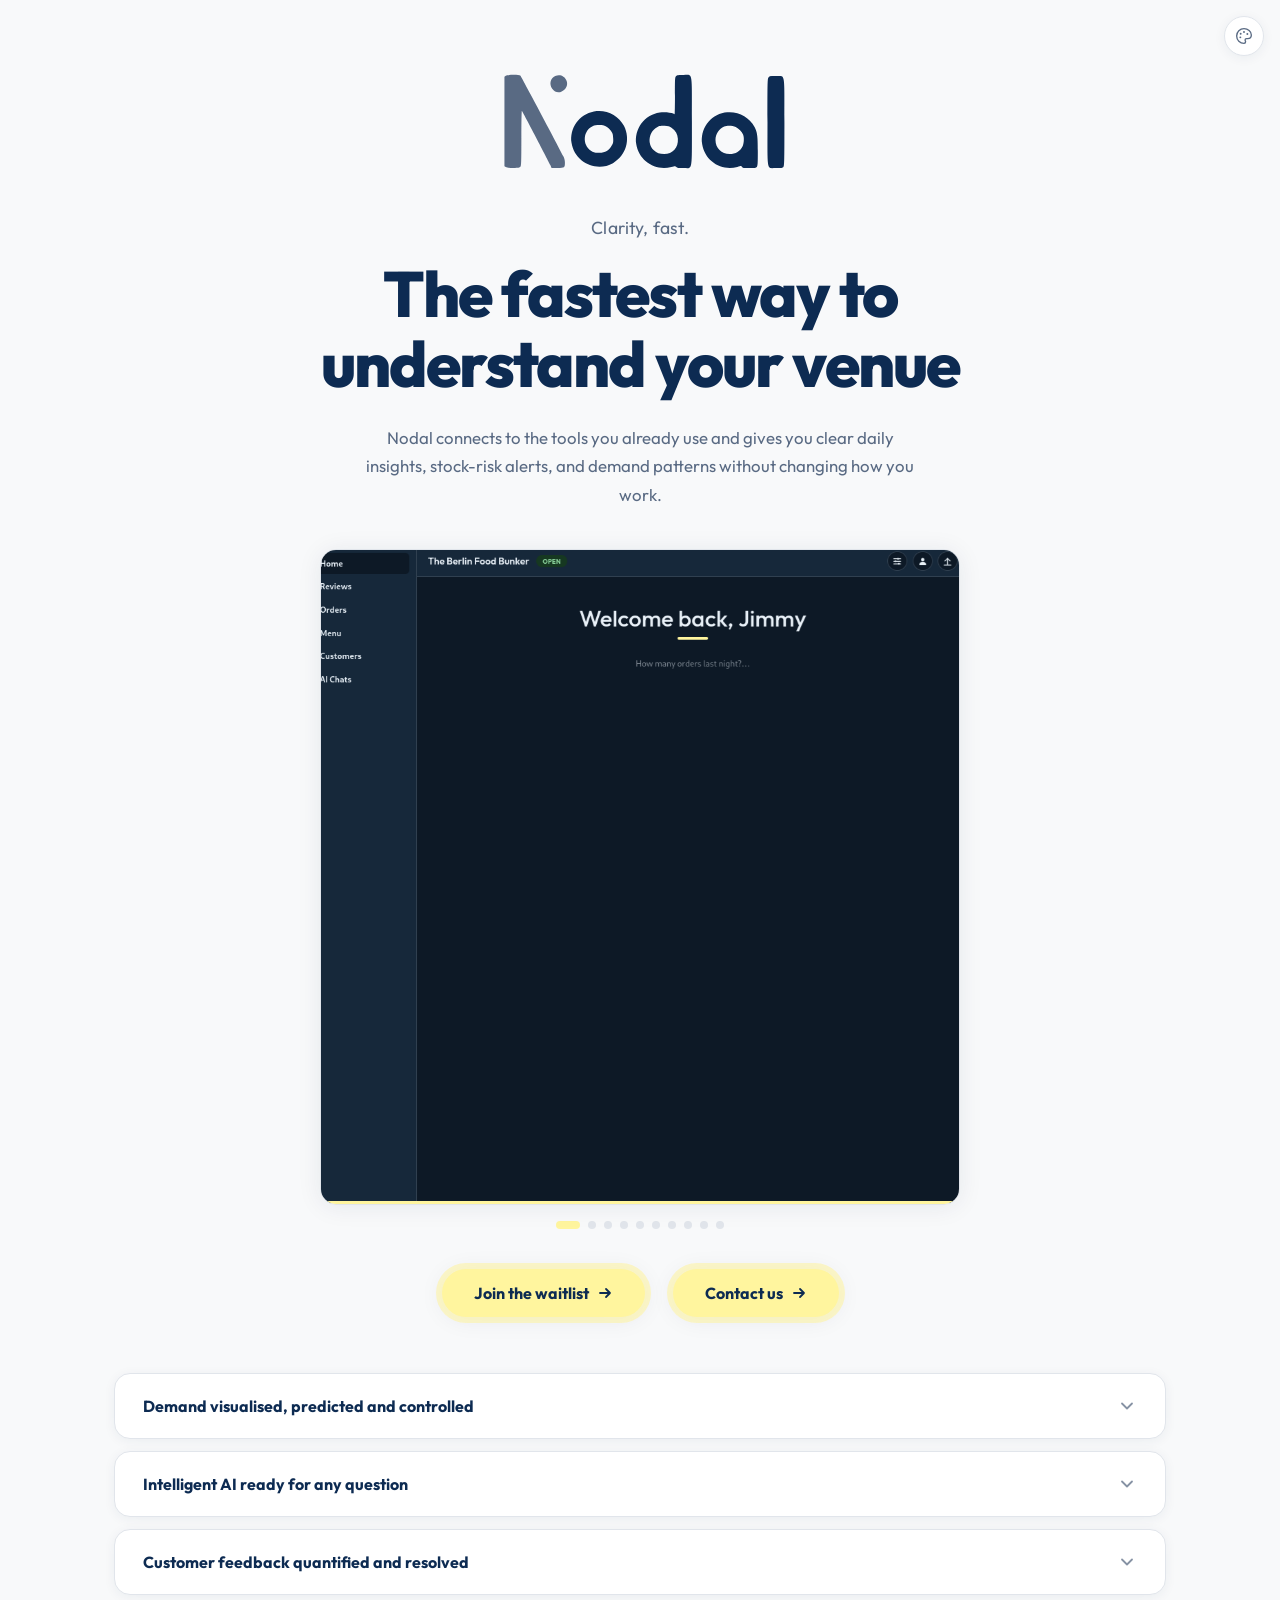
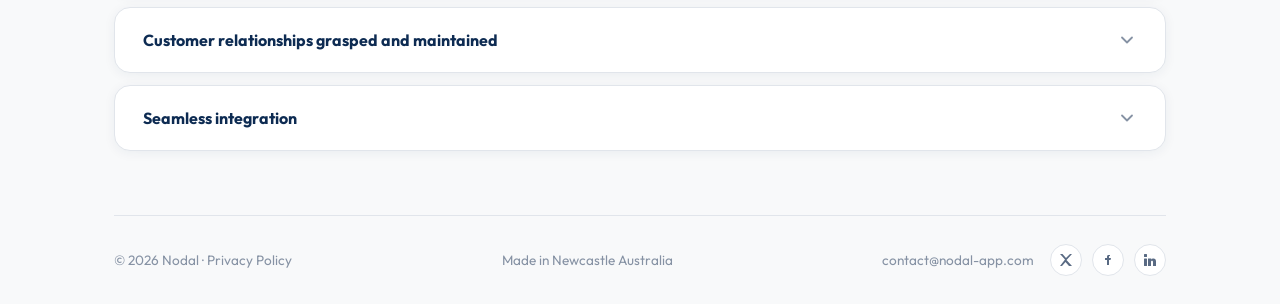
<file: index.html>
<!DOCTYPE html>
<html lang="en">
<head>
  <meta charset="UTF-8" />
  <meta name="viewport" content="width=device-width, initial-scale=1.0" />
  <title>Nodal - Clarity, fast.</title>
  <link rel="icon" href="nodal.ico" type="image/x-icon" />
  <link rel="preconnect" href="https://fonts.googleapis.com" />
  <link rel="preconnect" href="https://fonts.gstatic.com" crossorigin />
  <link href="https://fonts.googleapis.com/css2?family=Outfit:wght@400;500;600;700;800&display=swap" rel="stylesheet" />
  <!-- Brand palette + theme picker, shared with the app. Blocking on purpose:
       it applies a saved theme before the first paint. -->
  <link rel="stylesheet" href="theme.css" />
  <script src="theme.js"></script>
  <style>
    *, *::before, *::after {
      box-sizing: border-box;
      margin: 0;
      padding: 0;
    }

    body {
      font-family: 'Outfit', -apple-system, BlinkMacSystemFont, "Segoe UI", Roboto, Helvetica, Arial, sans-serif;
      background-color: var(--bg);
      color: var(--text);
      min-height: 100vh;
      -webkit-font-smoothing: antialiased;
    }

    /* ── Layout ── */
    .page {
      max-width: 1100px;
      margin: 0 auto;
      padding: 0 24px;
    }

    /* ── Hero ── */
    .hero {
      text-align: center;
      padding: 64px 0 56px;
    }
    
    .logo {
      display: block;
      width: 381px;
      max-width: 100%;
      margin: 0 auto 8px;
    }

    .tagline {
      font-size: 1.1rem;
      font-weight: 400;
      color: var(--muted);
      margin-bottom: 20px;
      letter-spacing: 0.01em;
    }

    .hero-headline {
      font-size: clamp(2.4rem, 6vw, 4rem);
      font-weight: 800;
      line-height: 1.1;
      letter-spacing: -0.03em;
      color: var(--text);
      max-width: 700px;
      margin: 0 auto 24px;
    }

    .hero-sub {
      font-size: 1.05rem;
      line-height: 1.7;
      color: var(--muted);
      max-width: 560px;
      margin: 0 auto 40px;
    }

    /* The hero's two yellow CTAs, matching the app's "New chat" button: brand
       accent behind fixed navy text, a pairing that holds ~13:1 in every theme
       (no preset overrides --brand-accent). */
    .cta-row {
      display: flex;
      justify-content: center;
      align-items: center;
      flex-wrap: wrap;
      /* Wide enough that the buttons' 10px hover glow rings don't touch. */
      gap: 28px;
    }

    .cta-btn {
      display: inline-flex;
      align-items: center;
      gap: 8px;
      background: var(--brand-accent);
      color: var(--brand-ink);
      font-family: inherit;
      font-size: 1rem;
      font-weight: 700;
      padding: 14px 32px;
      border-radius: 100px;
      border: none;
      cursor: pointer;
      text-decoration: none;
      box-shadow:
        0 0 0 6px var(--brand-glow),
        var(--shadow-md);
      transition: background 0.15s, box-shadow 0.2s, transform 0.15s;
    }

    .cta-btn:hover {
      background: var(--brand-accent-hover);
      box-shadow:
        0 0 0 10px var(--brand-glow),
        var(--shadow-md);
      transform: translateY(-1px);
    }

    /* ── Screenshot slideshow ──
       Sits in the hero between the pitch and the CTA. The frame holds its aspect
       ratio (all screenshots are the same 925x947) so nothing on the page shifts
       while the images load or the slide changes. */
    .shots {
      position: relative;
      max-width: 640px;
      margin: 0 auto 40px;
    }

    .shots-frame {
      position: relative;
      aspect-ratio: 925 / 947;
      border-radius: 16px;
      border: 1px solid var(--border);
      background: var(--panel);
      box-shadow: var(--shadow-md);
      overflow: hidden;
    }

    /* Every slide is stacked in the same box; the one carrying .active is the
       visible one. Slides come in from the side they're travelling from and
       settle to centre, so the direction of travel is legible rather than just a
       dissolve. The script writes the off-centre transform per slide (it's the
       only place that knows which way the deck just moved); .active clears it. */
    .shot {
      position: absolute;
      inset: 0;
      width: 100%;
      height: 100%;
      object-fit: cover;
      object-position: top center;
      opacity: 0;
      transform: scale(1.05);
      /* Decelerating ease: quick off the mark, gentle arrival. */
      transition: opacity 0.5s cubic-bezier(0.22, 0.61, 0.36, 1),
                  transform 0.55s cubic-bezier(0.22, 0.61, 0.36, 1);
      will-change: opacity, transform;
    }

    .shot.active {
      opacity: 1;
      transform: none;
      z-index: 1;
    }

    /* Timer readout: fills across the foot of the frame over one slide's life,
       so the 2.5s is something you can see coming rather than a surprise. */
    .shots-progress {
      position: absolute;
      left: 0;
      right: 0;
      bottom: 0;
      height: 3px;
      z-index: 2;
      background: color-mix(in srgb, var(--brand-accent) 18%, transparent);
      transform-origin: left center;
      overflow: hidden;
    }

    .shots-progress i {
      display: block;
      height: 100%;
      background: var(--brand-accent);
      transform: scaleX(0);
      transform-origin: left center;
    }

    .shots-progress.running i {
      animation: shots-fill var(--slide-ms, 2500ms) linear forwards;
    }

    @keyframes shots-fill {
      from { transform: scaleX(0); }
      to   { transform: scaleX(1); }
    }

    .shots-nav {
      position: absolute;
      top: 50%;
      transform: translateY(-50%);
      display: flex;
      align-items: center;
      justify-content: center;
      width: 36px;
      height: 36px;
      border-radius: 50%;
      border: 1px solid var(--border);
      background: var(--panel);
      color: var(--muted);
      box-shadow: var(--shadow-sm);
      cursor: pointer;
      opacity: 0;
      z-index: 3;
      transition: opacity 0.25s, color 0.15s, transform 0.25s cubic-bezier(0.34, 1.4, 0.64, 1);
    }

    /* Arrows stay out of the way until the viewer reaches for them - but a
       keyboard user tabbing through must still be able to see where they are.
       They slide in from behind the frame edge rather than blinking on. */
    .shots:hover .shots-nav,
    .shots-nav:focus-visible {
      opacity: 1;
      transform: translateY(-50%) translateX(0);
    }

    .shots-nav:hover { color: var(--text); }
    .shots-nav svg { width: 16px; height: 16px; }
    .shots-nav.prev { left: -18px; transform: translateY(-50%) translateX(14px); }
    .shots-nav.next { right: -18px; transform: translateY(-50%) translateX(-14px); }
    .shots-nav.prev:hover { transform: translateY(-50%) translateX(-2px); }
    .shots-nav.next:hover { transform: translateY(-50%) translateX(2px); }

    .shots-dots {
      display: flex;
      justify-content: center;
      gap: 8px;
      margin-top: 16px;
    }

    /* The marker for the current slide stretches into a pill rather than just
       lighting up, which shows the deck moving even out of the corner of an eye. */
    .shots-dot {
      width: 8px;
      height: 8px;
      padding: 0;
      border-radius: 100px;
      border: none;
      background: var(--border);
      cursor: pointer;
      transition: background 0.3s, width 0.35s cubic-bezier(0.34, 1.4, 0.64, 1);
    }

    .shots-dot:hover { background: var(--muted); }

    .shots-dot.active {
      width: 24px;
      background: var(--brand-accent);
    }

    /* Covers the frame so a click anywhere on the screenshot opens it full
       size. One control rather than eight (only one slide is ever on show), so
       there's a single stop for a keyboard user to tab to. */
    .shots-open {
      position: absolute;
      inset: 0;
      z-index: 2;
      border: none;
      background: none;
      cursor: zoom-in;
      border-radius: 16px;
    }

    .shots-open:focus-visible {
      outline: 2px solid var(--brand-accent);
      outline-offset: 3px;
    }

    /* ── Full-size screenshot (lightbox) ──
       The page keeps rendering behind a blurred, dimmed sheet, so it reads as
       the screenshot lifting off the page rather than a new screen. */
    .lightbox {
      position: fixed;
      inset: 0;
      z-index: 200; /* over the theme picker, which is fixed at 100 */
      display: flex;
      align-items: center;
      justify-content: center;
      padding: 5vh 5vw;
      background: color-mix(in srgb, var(--bg) 82%, transparent);
      opacity: 0;
      transition: opacity 0.25s ease;
    }

    /* Where the blur is available the sheet can stay far lighter, since the
       blur is doing the work of separating the screenshot from the page. */
    @supports (backdrop-filter: blur(1px)) or (-webkit-backdrop-filter: blur(1px)) {
      .lightbox {
        background: color-mix(in srgb, var(--bg) 45%, transparent);
        -webkit-backdrop-filter: blur(16px) saturate(0.9);
        backdrop-filter: blur(16px) saturate(0.9);
      }
    }

    /* display:flex above would otherwise beat the UA rule for [hidden]. */
    .lightbox[hidden] { display: none; }

    .lightbox.open { opacity: 1; }

    .lightbox-img {
      max-width: 100%;
      max-height: 90vh;
      object-fit: contain;
      border-radius: 14px;
      border: 1px solid var(--border);
      box-shadow: var(--shadow-md);
      transform: scale(0.94);
      transition: transform 0.3s cubic-bezier(0.22, 0.61, 0.36, 1);
    }

    .lightbox.open .lightbox-img { transform: scale(1); }

    .lightbox-close {
      position: absolute;
      top: 20px;
      right: 20px;
      display: flex;
      align-items: center;
      justify-content: center;
      width: 40px;
      height: 40px;
      border-radius: 50%;
      border: 1px solid var(--border);
      background: var(--panel);
      color: var(--muted);
      box-shadow: var(--shadow-sm);
      cursor: pointer;
      transition: color 0.15s, transform 0.15s;
    }

    .lightbox-close:hover { color: var(--text); transform: scale(1.08); }
    .lightbox-close svg { width: 16px; height: 16px; }

    @media (max-width: 720px) {
      /* No room to hang the arrows outside the frame, and no hover to reveal
         them on touch - the dots carry manual navigation instead. */
      .shots-nav { display: none; }
      .lightbox { padding: 0; }
      .lightbox-img { max-height: 100vh; border-radius: 0; border: none; }
    }

    /* Nothing moves on its own here: the script also stops autoplaying, so the
       progress bar has no countdown left to show. */
    @media (prefers-reduced-motion: reduce) {
      .shot {
        transition: opacity 0.2s linear;
        transform: none !important;
      }
      .shots-dot, .shots-nav { transition: background 0.2s, opacity 0.2s; }
      .shots-progress { display: none; }
      .lightbox-img { transition: none; transform: none; }
    }

    /* ── Accordion ── */
    .accordion {
      display: flex;
      flex-direction: column;
      gap: 12px;
      margin-bottom: 64px;
    }

    .accordion-item {
      background: var(--panel);
      border: 1px solid var(--border);
      border-radius: 16px;
      box-shadow: var(--shadow-sm);
      overflow: hidden;
    }

    .accordion-trigger {
      width: 100%;
      display: flex;
      align-items: center;
      justify-content: space-between;
      padding: 22px 28px;
      background: none;
      border: none;
      cursor: pointer;
      font-family: inherit;
      font-size: 1rem;
      font-weight: 700;
      color: var(--text);
      text-align: left;
      gap: 16px;
      transition: background 0.15s;
    }

    /* Navy ink already carries the headings, so hover and open are shown by
       surface and by the app's brand-accent marker rather than by recolouring
       the text (which under the default theme is the accent colour already). */
    .accordion-trigger:hover {
      background: var(--hover);
    }

    .accordion-chevron {
      width: 20px;
      height: 20px;
      flex-shrink: 0;
      color: var(--faint);
      transition: transform 0.25s ease;
    }

    .accordion-item.open .accordion-chevron {
      transform: rotate(180deg);
      color: var(--muted);
    }

    .accordion-item.open {
      box-shadow: inset 3px 0 0 var(--brand-accent), var(--shadow-sm);
    }

    .accordion-body {
      display: grid;
      grid-template-rows: 0fr;
      transition: grid-template-rows 0.28s ease;
    }

    .accordion-item.open .accordion-body {
      grid-template-rows: 1fr;
    }

    .accordion-inner {
      overflow: hidden;
    }

    .accordion-inner ul {
      list-style: none;
      padding: 0 28px 24px;
      display: flex;
      flex-direction: column;
      gap: 12px;
    }

    .accordion-inner li {
      display: flex;
      gap: 12px;
      font-size: 0.9rem;
      line-height: 1.65;
      color: var(--muted);
    }

    .accordion-inner li::before {
      content: '';
      width: 6px;
      height: 6px;
      border-radius: 50%;
      background: var(--accent);
      flex-shrink: 0;
      margin-top: 8px;
    }

    /* ── Footer ── */
    footer {
      border-top: 1px solid var(--border);
      padding: 28px 0;
      display: flex;
      align-items: center;
      justify-content: space-between;
      font-size: 0.85rem;
      color: var(--faint);
      gap: 20px;
    }

    @media (max-width: 600px) {
      footer {
        flex-direction: column;
        text-align: center;
      }
    }

    .footer-social {
      display: flex;
      gap: 10px;
      align-items: center;
    }

    .footer-social a {
      display: flex;
      align-items: center;
      justify-content: center;
      width: 32px;
      height: 32px;
      border-radius: 50%;
      background: var(--panel);
      border: 1px solid var(--border);
      color: var(--muted);
      text-decoration: none;
      transition: box-shadow 0.15s, color 0.15s;
    }

    .footer-social a:hover {
      box-shadow: var(--shadow-sm);
      color: var(--text);
    }

    .footer-social svg {
      width: 14px;
      height: 14px;
    }

    footer a {
      color: inherit;
      text-decoration: none;
    }

    footer a:hover {
      color: var(--text);
    }
  </style>
</head>
<body>
  <div class="page">

    <!-- Hero -->
    <section class="hero">
      <!-- Wordmark inlined (rather than <img src="nodal.svg">) so it can take
           its ink from the active theme. Paths kept in sync with nodal.svg. -->
      <div class="logo">
        <svg viewBox="0 0 630 238" fill-rule="evenodd" role="img" aria-label="Nodal">
          <g class="wordmark" transform="translate(0,238) scale(0.1,-0.1)">
            <path d="M3740 2180 c-19 -19 -20 -33 -20 -325 0 -168 -3 -305 -6 -305 -3 0
-13 4 -23 10 -40 21 -149 30 -223 19 -254 -39 -427 -274 -388 -526 42 -272
314 -448 580 -375 62 17 66 17 83 0 14 -15 34 -18 117 -18 157 0 140 -91 140
770 0 861 17 770 -140 770 -87 0 -103 -3 -120 -20z m-78 -855 c69 -49 101
-104 106 -181 10 -148 -85 -254 -228 -254 -72 0 -122 19 -169 63 -120 114 -81
323 74 394 19 8 57 12 102 10 61 -2 78 -7 115 -32z"/>
            <path d="M5270 2160 c-20 -20 -20 -33 -20 -740 0 -850 -17 -760 143 -760 88 0
106 3 120 18 16 17 17 83 17 740 0 852 16 762 -140 762 -87 0 -103 -3 -120
-20z"/>
            <path d="M2380 1596 c-244 -46 -408 -279 -370 -523 49 -317 408 -491 685 -333
216 124 295 393 181 617 -90 178 -297 277 -496 239z m201 -249 c25 -14 59 -44
79 -72 31 -43 35 -58 38 -121 4 -64 1 -78 -24 -123 -48 -90 -115 -125 -226
-119 -62 3 -80 8 -118 35 -149 102 -129 338 35 409 17 7 62 13 101 14 55 0 80
-5 115 -23z"/>
            <path d="M4540 1576 c-244 -46 -408 -279 -370 -523 42 -273 315 -449 581 -375
64 18 67 18 78 0 10 -16 25 -18 120 -18 92 0 110 3 124 18 15 16 17 49 17 258
0 257 -7 309 -54 402 -90 177 -297 276 -496 238z m185 -237 c50 -24 100 -76
121 -125 20 -47 17 -141 -5 -189 -39 -84 -120 -135 -216 -135 -135 0 -234 98
-235 233 0 96 57 185 144 223 48 21 139 17 191 -7z"/>
          </g>
          <g class="nodemark" transform="translate(0,238) scale(0.1,-0.1)">
            <path d="M922 2184 l-22 -15 0 -739 0 -739 22 -15 c17 -12 48 -16 124 -16 86
0 103 3 118 19 15 16 16 61 16 477 0 252 4 454 8 449 13 -15 448 -844 471
-897 l20 -48 100 0 c116 0 121 4 121 90 0 35 -8 67 -26 103 -118 234 -700
1325 -712 1335 -24 19 -211 16 -240 -4z"/>
            <path d="M1740 2181 c-81 -38 -104 -135 -50 -209 54 -76 140 -79 209 -8 105
108 -22 282 -159 217z"/>
          </g>
        </svg>
      </div>

      <p class="tagline">Clarity, fast.</p>

      <h1 class="hero-headline">The fastest way to understand your venue</h1>

      <p class="hero-sub">
        Nodal connects to the tools you already use and gives you clear daily insights,
        stock-risk alerts, and demand patterns without changing how you work.
      </p>

      <!-- Screenshot slideshow. The slides are in the markup (not built by JS)
           so with scripting off the first one still shows as a plain hero image;
           the dots, arrows and timer are added by the script below. -->
      <div class="shots" aria-roledescription="carousel" aria-label="Screenshots of Nodal">
        <div class="shots-frame">
          <img class="shot active" src="screenshots/01-home.png" alt="The Nodal home screen, with the venue's sections down the side and a box to ask a question." />
          <img class="shot" src="screenshots/02-orders-trend.png" alt="A year of daily orders as a single trend line, with an average week and a 30-day forecast below." loading="lazy" />
          <img class="shot" src="screenshots/03-orders-context.png" alt="The same orders graph overlaid with rainfall, temperature, inflation and household spending." loading="lazy" />
          <img class="shot" src="screenshots/04-orders-90-days.png" alt="Ninety days of orders against weather and spending, with wet trading days marked." loading="lazy" />
          <img class="shot" src="screenshots/05-orders-day-breakdown.png" alt="A single day's hour-by-hour order breakdown with the weather at each point." loading="lazy" />
          <img class="shot" src="screenshots/06-reviews-summary.png" alt="Review ratings across Google and TripAdvisor with positive and negative feedback themes counted." loading="lazy" />
          <img class="shot" src="screenshots/07-reviews-theme-trend.png" alt="A feedback theme tracked across a year, showing when customers mentioned kind staff." loading="lazy" />
          <img class="shot" src="screenshots/08-reviews-responses.png" alt="Individual reviews with AI-suggested responses ready to copy." loading="lazy" />
          <img class="shot" src="screenshots/09-reviews-notes.png" alt="Reviews with private notes attached and a response generated for a two-star complaint." loading="lazy" />
          <img class="shot" src="screenshots/10-ai-chat.png" alt="NodalAI answering questions about orders and reviews, with generated graphs." loading="lazy" />
        </div>
      </div>

      <div class="cta-row">
        <a href="waitlist.html" class="cta-btn">
          Join the waitlist
          <svg width="16" height="16" viewBox="0 0 16 16" fill="none"><path d="M3 8h10M9 4l4 4-4 4" stroke="currentColor" stroke-width="1.8" stroke-linecap="round" stroke-linejoin="round"/></svg>
        </a>
        <a href="contact.html" class="cta-btn">
          Contact us
          <svg width="16" height="16" viewBox="0 0 16 16" fill="none"><path d="M3 8h10M9 4l4 4-4 4" stroke="currentColor" stroke-width="1.8" stroke-linecap="round" stroke-linejoin="round"/></svg>
        </a>
      </div>
    </section>

    <!-- Accordion -->
    <div class="accordion">

      <div class="accordion-item">
        <button class="accordion-trigger">
          Demand visualised, predicted and controlled
          <svg class="accordion-chevron" viewBox="0 0 20 20" fill="none"><path d="M5 7.5l5 5 5-5" stroke="currentColor" stroke-width="1.8" stroke-linecap="round" stroke-linejoin="round"/></svg>
        </button>
        <div class="accordion-body"><div class="accordion-inner"><ul>
          <li>Nodal keeps track of all your past orders and their times and assembles them into a comprehensive line graph, making customer trends crystal clear.</li>
          <li>Nodal uses a complex algorithm to predict upcoming demand fluctuations, using data from previous performance in relation to a range of factors such as inflation, weather, season and time of the week. Nodal also flags potential spikes in demand and factors them into its predictions before they happen by tracking local events such as sports games.</li>
          <li>By visualising and predicting demand Nodal can ensure your business can prepare adequately and reduce wastage of perishable inputs, while identifying customer trends and dying products before it's too late.</li>
          <li>Nodal is able to visualise your businesses' raw popularity over time by removing the effects of interfering factors from your demand trend.</li>
        </ul></div></div>
      </div>

      <div class="accordion-item">
        <button class="accordion-trigger">
          Intelligent AI ready for any question
          <svg class="accordion-chevron" viewBox="0 0 20 20" fill="none"><path d="M5 7.5l5 5 5-5" stroke="currentColor" stroke-width="1.8" stroke-linecap="round" stroke-linejoin="round"/></svg>
        </button>
        <div class="accordion-body"><div class="accordion-inner"><ul>
          <li>AI isn't an add-on feature to Nodal, to us it's more than a buzzword and is central to our values of clarity and speed.</li>
          <li>NodalAI exists to ensure any question you have about your business is answered. Our AI pipeline allows NodalAI to access a multitude of spreadsheet-like commands, using your questions to curate formulas to pull quantitative data from your order history and online reviews.</li>
          <li>AI can make mistakes, that's why NodalAI gives clear-as-day references to all commands and calculations used through in-text expandable reference boxes.</li>
          <li>NodalAI is based on succinctness and clarity, bridging the gap between human language and quantitative results by providing short and straight to the point answers unless prompted not to.</li>
        </ul></div></div>
      </div>

      <div class="accordion-item">
        <button class="accordion-trigger">
          Customer feedback quantified and resolved
          <svg class="accordion-chevron" viewBox="0 0 20 20" fill="none"><path d="M5 7.5l5 5 5-5" stroke="currentColor" stroke-width="1.8" stroke-linecap="round" stroke-linejoin="round"/></svg>
        </button>
        <div class="accordion-body"><div class="accordion-inner"><ul>
          <li>Nodal curates online customer reviews from multiple channels, flagging recurring feedback points and categorising sentimental sentences.</li>
          <li>Nodal matches review names to specific orders, allowing you to identify the source of the problem and fill in the gaps of the customer's experience.</li>
          <li>Suggested responses are auto-generated for every new review, using a curated formula drawing knowledge from social science papers from top universities to maximise the chance of customers revisiting.</li>
        </ul></div></div>
      </div>

      <div class="accordion-item">
        <button class="accordion-trigger">
          Customer relationships grasped and maintained
          <svg class="accordion-chevron" viewBox="0 0 20 20" fill="none"><path d="M5 7.5l5 5 5-5" stroke="currentColor" stroke-width="1.8" stroke-linecap="round" stroke-linejoin="round"/></svg>
        </button>
        <div class="accordion-body"><div class="accordion-inner"><ul>
          <li>Nodal uses the names of customers used in orders to identify regular customers and predict their orders. This allows you to reward customer loyalty more effectively and alertly, building strong customer relationships.</li>
        </ul></div></div>
      </div>

      <div class="accordion-item">
        <button class="accordion-trigger">
          Seamless integration
          <svg class="accordion-chevron" viewBox="0 0 20 20" fill="none"><path d="M5 7.5l5 5 5-5" stroke="currentColor" stroke-width="1.8" stroke-linecap="round" stroke-linejoin="round"/></svg>
        </button>
        <div class="accordion-body"><div class="accordion-inner"><ul>
          <li>Nodal uses API integration to minimise the manual input of data. By pulling directly from POS software systems and online ordering platforms Nodal is able to update information seamlessly with no strings attached.</li>
        </ul></div></div>
      </div>

    </div>

    <!-- Footer -->
    <footer id="waitlist">
      <span>© 2026 Nodal · <a href="privacy.html">Privacy Policy</a></span>
      <span>Made in Newcastle Australia</span>
      <div style="display:flex;align-items:center;gap:16px;">
        <a href="mailto:contact@nodal-app.com">contact@nodal-app.com</a>
        <div class="footer-social">
          <!-- X / Twitter -->
          <a href="https://x.com/NodalSoftware" aria-label="X" target="_blank" rel="noopener">
            <svg viewBox="0 0 14 14" fill="none"><path d="M1 1l5 5.5L1 13h2l3.5-4 3.5 4H13L7.5 7 13 1h-2L7 5 3.5 1H1z" fill="currentColor"/></svg>
          </a>
          <!-- Facebook -->
          <a href="https://www.facebook.com/profile.php?id=61593249190686" aria-label="Facebook">
            <svg viewBox="0 0 14 14" fill="none"><path d="M9 2H7.5C6.67 2 6 2.67 6 3.5V5H4v2h2v5h2V7h1.5L10 5H8V3.5c0-.28.22-.5.5-.5H9V2z" fill="currentColor"/></svg>
          </a>
          <!-- LinkedIn -->
          <a href="#" aria-label="LinkedIn">
            <svg viewBox="0 0 14 14" fill="none"><rect x="1" y="1" width="3" height="3" rx=".5" fill="currentColor"/><rect x="1" y="5.5" width="3" height="7.5" rx=".5" fill="currentColor"/><path d="M5.5 5.5h2.8v1.1C8.6 6 9.5 5.5 10.5 5.5c1.6 0 2.5 1 2.5 3V13h-3V9c0-.8-.4-1.2-1-1.2-.7 0-1 .5-1 1.2V13h-3V5.5z" fill="currentColor"/></svg>
          </a>
        </div>
      </div>
    </footer>

  </div>

  <script>
    document.querySelectorAll('.accordion-trigger').forEach(function(btn) {
      btn.addEventListener('click', function() {
        var item = btn.closest('.accordion-item');
        item.classList.toggle('open');
      });
    });

    /* ── Screenshot slideshow ──
       Advances every 2.5s, wrapping. The timer is restarted (not just left
       running) whenever the viewer steers, so a manual pick always gets its own
       full turn rather than however much was left on the clock. */
    (function() {
      var SLIDE_MS = 2500;
      var shots = document.querySelector('.shots');
      if (!shots) return;

      var slides = Array.prototype.slice.call(shots.querySelectorAll('.shot'));
      if (slides.length < 2) return; // one screenshot: nothing to cycle

      var frame = shots.querySelector('.shots-frame');
      var index = slides.findIndex(function(s) { return s.classList.contains('active'); });
      if (index < 0) index = 0;

      // Distance a slide travels on its way in or out, as a share of the frame.
      var TRAVEL = '9%';

      var ARROWS = {
        prev: '<svg viewBox="0 0 16 16" fill="none"><path d="M10 3L5 8l5 5" stroke="currentColor" stroke-width="1.8" stroke-linecap="round" stroke-linejoin="round"/></svg>',
        next: '<svg viewBox="0 0 16 16" fill="none"><path d="M6 3l5 5-5 5" stroke="currentColor" stroke-width="1.8" stroke-linecap="round" stroke-linejoin="round"/></svg>'
      };

      function arrow(dir, label, step) {
        var btn = document.createElement('button');
        btn.type = 'button';
        btn.className = 'shots-nav ' + dir;
        btn.setAttribute('aria-label', label);
        btn.innerHTML = ARROWS[dir];
        btn.addEventListener('click', function() { go(index + step); });
        shots.appendChild(btn);
        return btn;
      }
      arrow('prev', 'Previous screenshot', -1);
      arrow('next', 'Next screenshot', 1);

      var dotsEl = document.createElement('div');
      dotsEl.className = 'shots-dots';
      var dots = slides.map(function(_, i) {
        var dot = document.createElement('button');
        dot.type = 'button';
        dot.className = 'shots-dot';
        dot.setAttribute('aria-label', 'Screenshot ' + (i + 1) + ' of ' + slides.length);
        dot.addEventListener('click', function() { go(i); });
        dotsEl.appendChild(dot);
        return dot;
      });
      shots.appendChild(dotsEl);

      var progress = document.createElement('div');
      progress.className = 'shots-progress';
      progress.innerHTML = '<i></i>';
      progress.style.setProperty('--slide-ms', SLIDE_MS + 'ms');
      frame.appendChild(progress);

      // dir is +1 when the deck moved forwards, -1 backwards, 0 on first paint.
      // The outgoing slide leaves against the travel and the incoming one enters
      // with it, so a "next" reads as the deck sliding leftwards under the frame.
      function render(dir) {
        slides.forEach(function(slide, i) {
          var active = i === index;
          if (active) {
            // Place it on its entry side with transitions off, flush that to the
            // browser, then hand it back to CSS - which animates it home. Without
            // the flush the two writes coalesce and the slide just appears.
            if (dir) {
              slide.style.transition = 'none';
              slide.style.transform = 'translateX(' + (dir > 0 ? '' : '-') + TRAVEL + ') scale(1.05)';
              void slide.offsetWidth;
              slide.style.transition = '';
            }
            slide.style.transform = '';
          } else {
            slide.style.transition = '';
            slide.style.transform = dir
              ? 'translateX(' + (dir > 0 ? '-' : '') + TRAVEL + ') scale(1.05)'
              : '';
          }
          slide.classList.toggle('active', active);
          // Only the visible screenshot should reach a screen reader; the rest
          // are the same UI at other moments, not eight separate things to hear.
          slide.setAttribute('aria-hidden', active ? 'false' : 'true');
        });
        dots.forEach(function(dot, i) {
          dot.classList.toggle('active', i === index);
          dot.setAttribute('aria-current', i === index ? 'true' : 'false');
        });
      }

      var timer = null;
      // A viewer who has asked for reduced motion gets a slideshow that only
      // moves when they move it.
      var autoplay = !window.matchMedia('(prefers-reduced-motion: reduce)').matches;

      function stop() {
        if (timer) { clearInterval(timer); timer = null; }
        progress.classList.remove('running');
      }

      function start() {
        stop();
        // Hovering out of the frame, or focus leaving it, both land here while
        // the full-size view is up - and nothing should advance behind it.
        if (!autoplay || boxOpen) return;
        timer = setInterval(function() { go(index + 1); }, SLIDE_MS);
        // Restart the bar from empty alongside the interval. Pausing keeps no
        // elapsed time (the interval doesn't either), so the two stay in step.
        void progress.offsetWidth;
        progress.classList.add('running');
      }

      function go(next) {
        // Clicking the dot for the slide already showing shouldn't replay it -
        // just give it a fresh turn on the clock.
        if (next === index) { start(); return; }
        var dir = next > index ? 1 : -1;
        index = (next + slides.length) % slides.length;
        render(dir);
        start();
      }

      // Hovering or tabbing in reads as "I'm looking at this one" - hold it.
      shots.addEventListener('mouseenter', stop);
      shots.addEventListener('mouseleave', start);
      shots.addEventListener('focusin', stop);
      shots.addEventListener('focusout', start);

      // Don't burn through the deck in a background tab: the viewer would come
      // back to an arbitrary slide having seen none of them.
      document.addEventListener('visibilitychange', function() {
        if (document.hidden) stop(); else start();
      });

      // ── Full-size view ──
      // The whole frame is one button, so it always opens whichever screenshot
      // is currently showing.
      var opener = document.createElement('button');
      opener.type = 'button';
      opener.className = 'shots-open';
      opener.setAttribute('aria-label', 'View this screenshot full size');
      frame.appendChild(opener);

      var box = document.createElement('div');
      box.className = 'lightbox';
      box.setAttribute('role', 'dialog');
      box.setAttribute('aria-modal', 'true');
      box.setAttribute('aria-label', 'Screenshot, full size');
      box.hidden = true;
      box.innerHTML =
        '<img class="lightbox-img" alt="" />' +
        '<button type="button" class="lightbox-close" aria-label="Close">' +
        '<svg viewBox="0 0 16 16" fill="none"><path d="M4 4l8 8M12 4l-8 8" stroke="currentColor" stroke-width="1.8" stroke-linecap="round"/></svg>' +
        '</button>';
      var boxImg = box.querySelector('.lightbox-img');
      var boxClose = box.querySelector('.lightbox-close');
      document.body.appendChild(box);

      var boxOpen = false;
      var swiped = false; // set by the touch handlers below

      function openBox() {
        var slide = slides[index];
        boxImg.src = slide.src;
        boxImg.alt = slide.alt;
        box.hidden = false;
        // Locking the page behind the sheet would shift it left as the
        // scrollbar goes; hold the width with padding in its place.
        var gap = window.innerWidth - document.documentElement.clientWidth;
        document.body.style.overflow = 'hidden';
        if (gap > 0) document.body.style.paddingRight = gap + 'px';
        void box.offsetWidth; // flush, so .open animates in rather than snapping
        box.classList.add('open');
        boxOpen = true;
        stop(); // nothing should advance underneath while it's being read
        boxClose.focus();
      }

      function closeBox() {
        if (!boxOpen) return;
        boxOpen = false;
        box.classList.remove('open');
        document.body.style.overflow = '';
        document.body.style.paddingRight = '';
        var done = function() { if (!boxOpen) box.hidden = true; };
        box.addEventListener('transitionend', done, { once: true });
        setTimeout(done, 400); // in case the transition never fires
        opener.focus();
        start();
      }

      opener.addEventListener('click', function() {
        if (swiped) return; // the tap that ended a swipe isn't a tap to zoom
        openBox();
      });

      boxClose.addEventListener('click', closeBox);
      // Anywhere off the screenshot closes it.
      box.addEventListener('click', function(e) {
        if (e.target === box) closeBox();
      });

      box.addEventListener('keydown', function(e) {
        // One control inside, so keeping focus is a matter of holding it there.
        if (e.key === 'Tab') { e.preventDefault(); boxClose.focus(); }
      });

      // Swipe on touch, where the arrows are hidden.
      var touchX = null;
      frame.addEventListener('touchstart', function(e) {
        stop();
        swiped = false;
        touchX = e.changedTouches[0].clientX;
      }, { passive: true });
      frame.addEventListener('touchend', function(e) {
        if (touchX === null) return;
        var dx = e.changedTouches[0].clientX - touchX;
        touchX = null;
        if (Math.abs(dx) > 40) {
          swiped = true;
          go(index + (dx < 0 ? 1 : -1));
        } else {
          start();
        }
      }, { passive: true });

      document.addEventListener('keydown', function(e) {
        if (e.key === 'Escape' && boxOpen) closeBox();
      });

      render(0);
      start();
    })();
  </script>
</body>
</html>
</file>
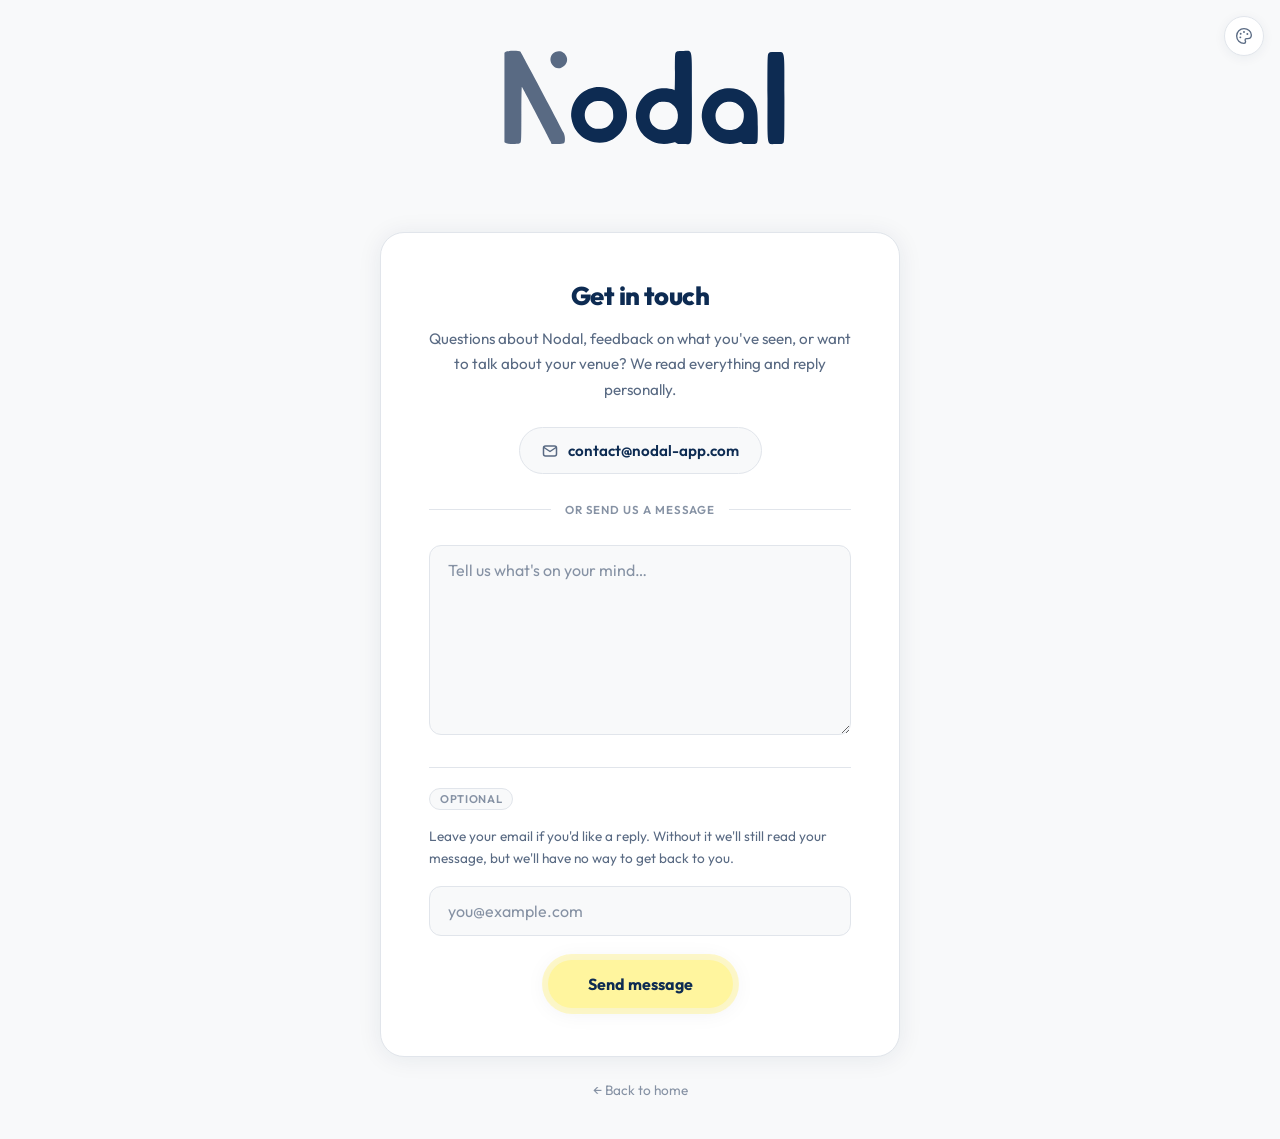
<file: contact.html>
<!DOCTYPE html>
<html lang="en">
<head>
  <meta charset="UTF-8" />
  <meta name="viewport" content="width=device-width, initial-scale=1.0" />
  <title>Contact Nodal</title>
  <link rel="icon" href="nodal.ico" type="image/x-icon" />
  <link rel="preconnect" href="https://fonts.googleapis.com" />
  <link rel="preconnect" href="https://fonts.gstatic.com" crossorigin />
  <link href="https://fonts.googleapis.com/css2?family=Outfit:wght@400;500;600;700;800&display=swap" rel="stylesheet" />
  <!-- Brand palette + theme picker, shared with the app. Blocking on purpose:
       it applies a saved theme before the first paint. -->
  <link rel="stylesheet" href="theme.css" />
  <script src="theme.js"></script>
  <style>
    *, *::before, *::after {
      box-sizing: border-box;
      margin: 0;
      padding: 0;
    }

    body {
      font-family: 'Outfit', -apple-system, BlinkMacSystemFont, "Segoe UI", Roboto, Helvetica, Arial, sans-serif;
      background-color: var(--bg);
      color: var(--text);
      min-height: 100vh;
      display: flex;
      flex-direction: column;
      align-items: center;
      justify-content: center;
      padding: 40px 24px;
      -webkit-font-smoothing: antialiased;
    }

    .logo {
      display: block;
      width: 381px;
      max-width: 100%;
      margin-bottom: 48px;
    }

    .card {
      background: var(--panel);
      border: 1px solid var(--border);
      border-radius: 24px;
      padding: 48px;
      box-shadow: var(--shadow-md);
      max-width: 520px;
      width: 100%;
      text-align: center;
    }

    @media (max-width: 560px) {
      .card { padding: 36px 24px; }
    }

    h1 {
      font-size: 1.6rem;
      font-weight: 800;
      letter-spacing: -0.02em;
      color: var(--text);
      margin-bottom: 14px;
      line-height: 1.2;
    }

    .intro {
      font-size: 0.95rem;
      line-height: 1.7;
      color: var(--muted);
      margin-bottom: 24px;
    }

    /* ── Direct email ──
       Some people would rather use their own mail client than a form, so the
       address is on the page in full rather than hidden behind "contact us". */
    .email-link {
      display: inline-flex;
      align-items: center;
      gap: 10px;
      padding: 13px 22px;
      border-radius: 100px;
      border: 1px solid var(--border);
      background: var(--bg);
      color: var(--text);
      font-size: 0.95rem;
      font-weight: 600;
      text-decoration: none;
      transition: border-color 0.15s, box-shadow 0.15s, transform 0.15s;
    }

    .email-link:hover {
      border-color: var(--accent);
      box-shadow: var(--shadow-sm);
      transform: translateY(-1px);
    }

    .email-link svg {
      width: 16px;
      height: 16px;
      color: var(--muted);
      flex-shrink: 0;
    }

    .or-divider {
      display: flex;
      align-items: center;
      gap: 14px;
      margin: 28px 0;
      font-size: 0.72rem;
      font-weight: 600;
      text-transform: uppercase;
      letter-spacing: 0.08em;
      color: var(--faint);
    }

    .or-divider::before,
    .or-divider::after {
      content: '';
      flex: 1;
      height: 1px;
      background: var(--border);
    }

    /* ── Inputs ── */
    .field {
      display: flex;
      flex-direction: column;
      gap: 12px;
      text-align: left;
    }

    input[type="email"],
    input[type="text"],
    textarea {
      font-family: inherit;
      font-size: 1rem;
      padding: 14px 18px;
      border: 1.5px solid var(--border);
      border-radius: 12px;
      background: var(--bg);
      color: var(--text);
      outline: none;
      width: 100%;
      transition: border-color 0.15s, box-shadow 0.15s;
    }

    textarea {
      resize: vertical;
    }

    input::placeholder,
    textarea::placeholder {
      color: var(--faint);
    }

    input:focus,
    textarea:focus {
      border-color: var(--accent);
      box-shadow: 0 0 0 3px var(--accent-glow);
    }

    /* ── Optional section ── */
    .optional-section {
      margin-top: 20px;
      border-top: 1px solid var(--border);
      padding-top: 20px;
      display: flex;
      flex-direction: column;
      gap: 12px;
    }

    .optional-header {
      display: flex;
      align-items: center;
      gap: 10px;
      margin-bottom: 4px;
    }

    .optional-badge {
      font-size: 0.7rem;
      font-weight: 600;
      text-transform: uppercase;
      letter-spacing: 0.06em;
      color: var(--faint);
      background: var(--bg);
      border: 1px solid var(--border);
      border-radius: 100px;
      padding: 3px 10px;
    }

    .optional-desc {
      font-size: 0.85rem;
      line-height: 1.6;
      color: var(--muted);
      margin-bottom: 4px;
    }

    /* ── Submit ── */
    .submit-row {
      margin-top: 24px;
      text-align: center;
    }

    /* Matches the landing page's CTAs and the app's "New chat" button: brand
       yellow behind fixed navy text, unchanged by whichever theme is active. */
    button[type="submit"] {
      font-family: inherit;
      font-size: 1rem;
      font-weight: 700;
      padding: 14px 40px;
      border-radius: 100px;
      border: none;
      cursor: pointer;
      background: var(--brand-accent);
      color: var(--brand-ink);
      box-shadow:
        0 0 0 6px var(--brand-glow),
        var(--shadow-md);
      transition: background 0.15s, box-shadow 0.2s, transform 0.15s;
    }

    button[type="submit"]:hover {
      background: var(--brand-accent-hover);
      box-shadow:
        0 0 0 10px var(--brand-glow),
        var(--shadow-md);
      transform: translateY(-1px);
    }

    button[type="submit"]:disabled {
      opacity: 0.6;
      cursor: not-allowed;
      transform: none;
    }

    .error-msg {
      font-size: 0.85rem;
      color: var(--error);
      margin-top: 8px;
      display: none;
    }

    /* ── Success state ── */
    #success {
      display: none;
      flex-direction: column;
      align-items: center;
      gap: 16px;
    }

    .success-icon {
      width: 56px;
      height: 56px;
      border-radius: 50%;
      background: var(--brand-accent);
      display: flex;
      align-items: center;
      justify-content: center;
    }

    .success-icon svg {
      width: 28px;
      height: 28px;
      color: var(--brand-ink);
    }

    #success h2 {
      font-size: 1.4rem;
      font-weight: 800;
      letter-spacing: -0.02em;
      color: var(--text);
    }

    #success p {
      font-size: 0.95rem;
      line-height: 1.7;
      color: var(--muted);
      margin: 0;
    }

    /* ── Back link ── */
    .back-link {
      margin-top: 24px;
      font-size: 0.85rem;
      color: var(--faint);
      text-decoration: none;
    }

    .back-link:hover {
      color: var(--text);
    }
  </style>
</head>
<body>

  <!-- Wordmark inlined (rather than <img src="nodal.svg">) so it can take
       its ink from the active theme. Paths kept in sync with nodal.svg. -->
  <a href="index.html" class="logo">
    <svg viewBox="0 0 630 238" fill-rule="evenodd" role="img" aria-label="Nodal">
      <g class="wordmark" transform="translate(0,238) scale(0.1,-0.1)">
        <path d="M3740 2180 c-19 -19 -20 -33 -20 -325 0 -168 -3 -305 -6 -305 -3 0
-13 4 -23 10 -40 21 -149 30 -223 19 -254 -39 -427 -274 -388 -526 42 -272
314 -448 580 -375 62 17 66 17 83 0 14 -15 34 -18 117 -18 157 0 140 -91 140
770 0 861 17 770 -140 770 -87 0 -103 -3 -120 -20z m-78 -855 c69 -49 101
-104 106 -181 10 -148 -85 -254 -228 -254 -72 0 -122 19 -169 63 -120 114 -81
323 74 394 19 8 57 12 102 10 61 -2 78 -7 115 -32z"/>
        <path d="M5270 2160 c-20 -20 -20 -33 -20 -740 0 -850 -17 -760 143 -760 88 0
106 3 120 18 16 17 17 83 17 740 0 852 16 762 -140 762 -87 0 -103 -3 -120
-20z"/>
        <path d="M2380 1596 c-244 -46 -408 -279 -370 -523 49 -317 408 -491 685 -333
216 124 295 393 181 617 -90 178 -297 277 -496 239z m201 -249 c25 -14 59 -44
79 -72 31 -43 35 -58 38 -121 4 -64 1 -78 -24 -123 -48 -90 -115 -125 -226
-119 -62 3 -80 8 -118 35 -149 102 -129 338 35 409 17 7 62 13 101 14 55 0 80
-5 115 -23z"/>
        <path d="M4540 1576 c-244 -46 -408 -279 -370 -523 42 -273 315 -449 581 -375
64 18 67 18 78 0 10 -16 25 -18 120 -18 92 0 110 3 124 18 15 16 17 49 17 258
0 257 -7 309 -54 402 -90 177 -297 276 -496 238z m185 -237 c50 -24 100 -76
121 -125 20 -47 17 -141 -5 -189 -39 -84 -120 -135 -216 -135 -135 0 -234 98
-235 233 0 96 57 185 144 223 48 21 139 17 191 -7z"/>
      </g>
      <g class="nodemark" transform="translate(0,238) scale(0.1,-0.1)">
        <path d="M922 2184 l-22 -15 0 -739 0 -739 22 -15 c17 -12 48 -16 124 -16 86
0 103 3 118 19 15 16 16 61 16 477 0 252 4 454 8 449 13 -15 448 -844 471
-897 l20 -48 100 0 c116 0 121 4 121 90 0 35 -8 67 -26 103 -118 234 -700
1325 -712 1335 -24 19 -211 16 -240 -4z"/>
        <path d="M1740 2181 c-81 -38 -104 -135 -50 -209 54 -76 140 -79 209 -8 105
108 -22 282 -159 217z"/>
      </g>
    </svg>
  </a>

  <div class="card">

    <!-- Form -->
    <div id="form-container">
      <h1>Get in touch</h1>
      <p class="intro">
        Questions about Nodal, feedback on what you've seen, or want to talk about
        your venue? We read everything and reply personally.
      </p>

      <a href="mailto:contact@nodal-app.com" class="email-link">
        <svg viewBox="0 0 16 16" fill="none"><rect x="1.5" y="3" width="13" height="10" rx="2" stroke="currentColor" stroke-width="1.5"/><path d="M2 4.5l6 4 6-4" stroke="currentColor" stroke-width="1.5" stroke-linecap="round" stroke-linejoin="round"/></svg>
        contact@nodal-app.com
      </a>

      <div class="or-divider">or send us a message</div>

      <form id="contact-form" novalidate>
        <div class="field">
          <textarea
            id="message"
            name="message"
            rows="8"
            required
            placeholder="Tell us what's on your mind…"
          ></textarea>

          <div class="optional-section">
            <div class="optional-header">
              <span class="optional-badge">Optional</span>
            </div>
            <p class="optional-desc">
              Leave your email if you'd like a reply. Without it we'll still read
              your message, but we'll have no way to get back to you.
            </p>
            <input
              type="email"
              name="email"
              placeholder="you@example.com"
              autocomplete="email"
            />
          </div>
        </div>

        <!-- Formspree special fields: _subject labels the notification email,
             and _gotcha is a honeypot - real people never see it, so anything
             filled in came from a bot and the submission is dropped. -->
        <input type="hidden" name="_subject" value="Nodal contact form" />
        <input type="text" name="_gotcha" tabindex="-1" autocomplete="off" aria-hidden="true" style="display:none" />

        <div class="submit-row">
          <button type="submit">Send message</button>
          <p class="error-msg" id="error-msg">Something went wrong. Please try again.</p>
        </div>
      </form>
    </div>

    <!-- Success message (shown after submit) -->
    <div id="success">
      <div class="success-icon">
        <svg viewBox="0 0 28 28" fill="none"><path d="M5 14l6 6L23 8" stroke="currentColor" stroke-width="2.5" stroke-linecap="round" stroke-linejoin="round"/></svg>
      </div>
      <h2>Message sent</h2>
      <p>Thanks for getting in touch. If you left an email, we'll reply soon.</p>
    </div>

  </div>

  <a href="index.html" class="back-link">← Back to home</a>

  <script>
    const form = document.getElementById('contact-form');
    const formContainer = document.getElementById('form-container');
    const success = document.getElementById('success');
    const errorMsg = document.getElementById('error-msg');
    const message = document.getElementById('message');

    form.addEventListener('submit', async function (e) {
      e.preventDefault();

      // The form is novalidate (as on the waitlist page), so the one required
      // field is checked here rather than by the browser.
      if (!message.value.trim()) {
        message.focus();
        errorMsg.textContent = 'Please write a message before sending.';
        errorMsg.style.display = 'block';
        return;
      }

      const btn = form.querySelector('button[type="submit"]');
      btn.disabled = true;
      btn.textContent = 'Sending…';
      errorMsg.style.display = 'none';

      try {
        const data = new FormData(form);
        const res = await fetch('https://formspree.io/f/xppaylpn', {
          method: 'POST',
          body: data,
          headers: { Accept: 'application/json' }
        });

        if (res.ok) {
          formContainer.style.display = 'none';
          success.style.display = 'flex';
        } else {
          throw new Error();
        }
      } catch {
        btn.disabled = false;
        btn.textContent = 'Send message';
        errorMsg.textContent = 'Something went wrong. Please try again.';
        errorMsg.style.display = 'block';
      }
    });
  </script>

</body>
</html>
</file>
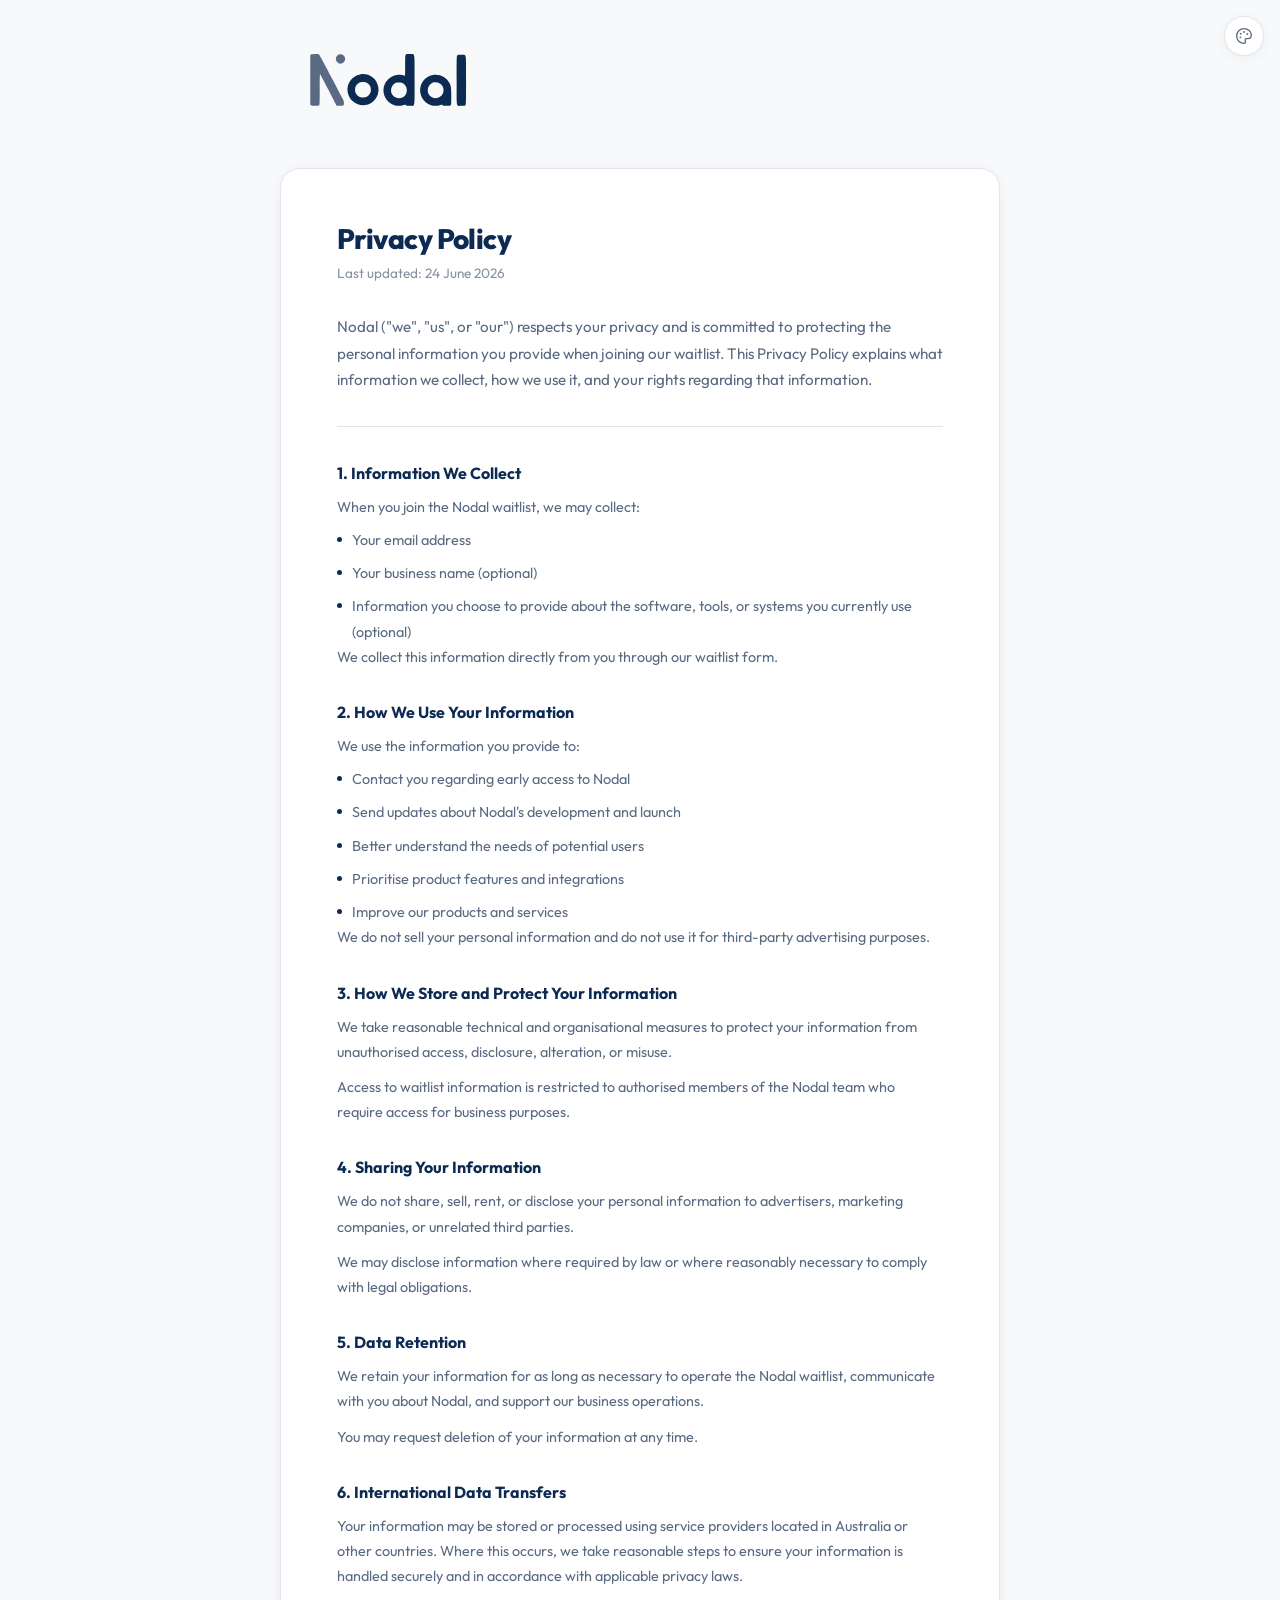
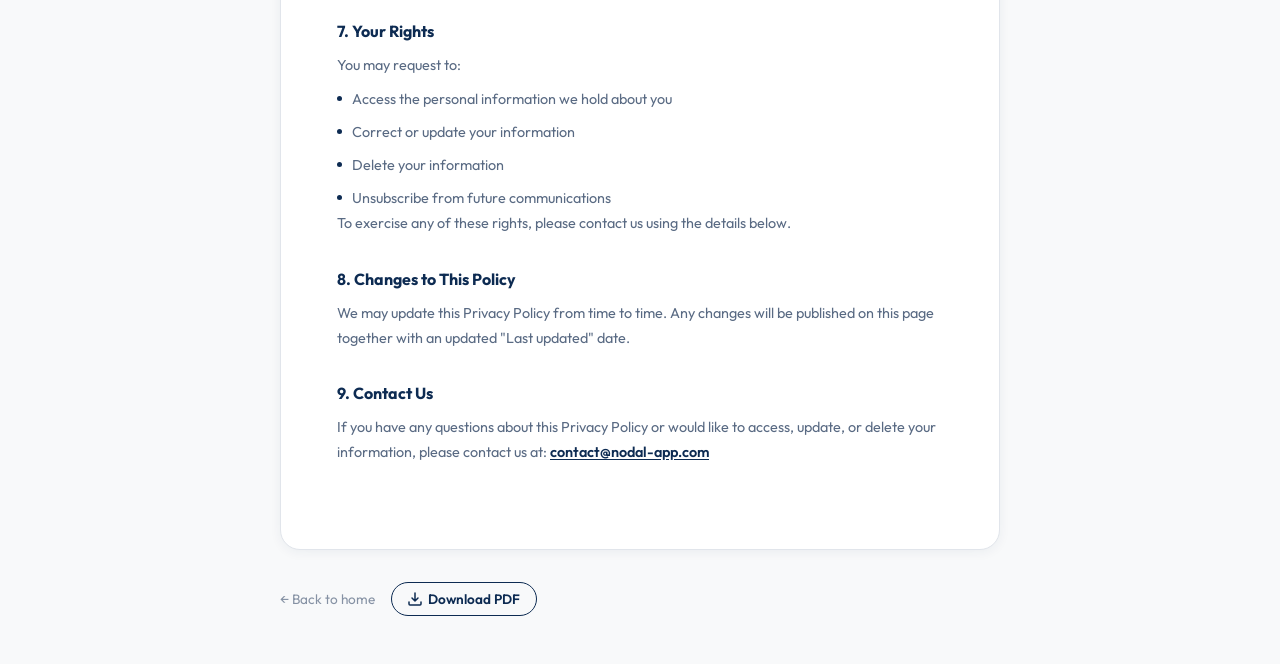
<file: privacy.html>
<!DOCTYPE html>
<html lang="en">
<head>
  <meta charset="UTF-8" />
  <meta name="viewport" content="width=device-width, initial-scale=1.0" />
  <title>Our Privacy Policy</title>
  <link rel="icon" href="nodal.ico" type="image/x-icon" />
  <link rel="preconnect" href="https://fonts.googleapis.com" />
  <link rel="preconnect" href="https://fonts.gstatic.com" crossorigin />
  <link href="https://fonts.googleapis.com/css2?family=Outfit:wght@400;500;600;700;800&display=swap" rel="stylesheet" />
  <!-- Brand palette + theme picker, shared with the app. Blocking on purpose:
       it applies a saved theme before the first paint. -->
  <link rel="stylesheet" href="theme.css" />
  <script src="theme.js"></script>
  <style>
    *, *::before, *::after {
      box-sizing: border-box;
      margin: 0;
      padding: 0;
    }

    body {
      font-family: 'Outfit', -apple-system, BlinkMacSystemFont, "Segoe UI", Roboto, Helvetica, Arial, sans-serif;
      background-color: var(--bg);
      color: var(--text);
      min-height: 100vh;
      padding: 48px 24px;
      -webkit-font-smoothing: antialiased;
    }

    .page {
      max-width: 720px;
      margin: 0 auto;
    }

    .logo {
      display: block;
      width: 212px;
      max-width: 100%;
      margin-bottom: 40px;
    }

    .card {
      background: var(--panel);
      border: 1px solid var(--border);
      border-radius: 20px;
      padding: 52px 56px;
      box-shadow: var(--shadow-sm);
    }

    @media (max-width: 600px) {
      .card { padding: 36px 24px; }
    }

    .policy-title {
      font-size: 1.75rem;
      font-weight: 800;
      letter-spacing: -0.02em;
      color: var(--text);
      margin-bottom: 8px;
    }

    .policy-date {
      font-size: 0.85rem;
      color: var(--faint);
      margin-bottom: 32px;
    }

    .policy-intro {
      font-size: 0.95rem;
      line-height: 1.75;
      color: var(--muted);
      margin-bottom: 36px;
      padding-bottom: 32px;
      border-bottom: 1px solid var(--border);
    }

    .section {
      margin-bottom: 32px;
    }

    .section h2 {
      font-size: 1rem;
      font-weight: 700;
      color: var(--text);
      margin-bottom: 12px;
    }

    .section p, .section li {
      font-size: 0.9rem;
      line-height: 1.75;
      color: var(--muted);
    }

    .section p + p {
      margin-top: 10px;
    }

    .section ul {
      list-style: none;
      display: flex;
      flex-direction: column;
      gap: 8px;
      margin-top: 8px;
    }

    .section li {
      display: flex;
      gap: 10px;
    }

    .section li::before {
      content: '';
      width: 5px;
      height: 5px;
      border-radius: 50%;
      background: var(--accent);
      flex-shrink: 0;
      margin-top: 9px;
    }

    /* Under the brand theme the accent is the same navy as the headings, so
       links carry a standing underline rather than relying on colour alone. */
    .section a {
      color: var(--accent);
      font-weight: 600;
      text-decoration: underline;
      text-underline-offset: 2px;
    }

    .section a:hover {
      color: var(--accent-hover);
    }

    .bottom-links {
      display: flex;
      align-items: center;
      gap: 16px;
      margin-top: 32px;
    }

    .back-link {
      display: inline-flex;
      align-items: center;
      gap: 6px;
      font-size: 0.85rem;
      color: var(--faint);
      text-decoration: none;
    }

    .back-link:hover {
      color: var(--text);
    }

    .download-btn {
      display: inline-flex;
      align-items: center;
      gap: 6px;
      font-family: inherit;
      font-size: 0.85rem;
      font-weight: 600;
      color: var(--accent);
      background: none;
      border: 1px solid var(--accent);
      border-radius: 100px;
      padding: 7px 16px;
      cursor: pointer;
      text-decoration: none;
      transition: background 0.15s, color 0.15s;
    }

    .download-btn:hover {
      background: var(--accent);
      color: var(--on-accent);
    }

    .download-btn svg {
      width: 14px;
      height: 14px;
    }

    @media print {
      /* Print on white in brand ink whatever theme is on screen. !important is
         needed because theme.js applies a chosen ramp as inline styles on
         <html>, which a plain rule here could not outrank. */
      html {
        --panel: #FFFFFF !important;
        --bg: #FFFFFF !important;
        --text: #0D2B52 !important;
        --muted: #33445E !important;
        --accent: #0D2B52 !important;
        --border: #E1E5EB !important;
      }
      body { background: #fff; padding: 0; }
      .logo, .bottom-links { display: none; }
      .card {
        border: none;
        border-radius: 0;
        box-shadow: none;
        padding: 0;
      }
    }
  </style>
</head>
<body>
  <div class="page">

    <!-- Wordmark inlined (rather than <img src="nodal.svg">) so it can take
         its ink from the active theme. Paths kept in sync with nodal.svg. -->
    <a href="index.html" class="logo">
      <svg viewBox="0 0 630 238" fill-rule="evenodd" role="img" aria-label="Nodal">
      <g class="wordmark" transform="translate(0,238) scale(0.1,-0.1)">
        <path d="M3740 2180 c-19 -19 -20 -33 -20 -325 0 -168 -3 -305 -6 -305 -3 0
-13 4 -23 10 -40 21 -149 30 -223 19 -254 -39 -427 -274 -388 -526 42 -272
314 -448 580 -375 62 17 66 17 83 0 14 -15 34 -18 117 -18 157 0 140 -91 140
770 0 861 17 770 -140 770 -87 0 -103 -3 -120 -20z m-78 -855 c69 -49 101
-104 106 -181 10 -148 -85 -254 -228 -254 -72 0 -122 19 -169 63 -120 114 -81
323 74 394 19 8 57 12 102 10 61 -2 78 -7 115 -32z"/>
        <path d="M5270 2160 c-20 -20 -20 -33 -20 -740 0 -850 -17 -760 143 -760 88 0
106 3 120 18 16 17 17 83 17 740 0 852 16 762 -140 762 -87 0 -103 -3 -120
-20z"/>
        <path d="M2380 1596 c-244 -46 -408 -279 -370 -523 49 -317 408 -491 685 -333
216 124 295 393 181 617 -90 178 -297 277 -496 239z m201 -249 c25 -14 59 -44
79 -72 31 -43 35 -58 38 -121 4 -64 1 -78 -24 -123 -48 -90 -115 -125 -226
-119 -62 3 -80 8 -118 35 -149 102 -129 338 35 409 17 7 62 13 101 14 55 0 80
-5 115 -23z"/>
        <path d="M4540 1576 c-244 -46 -408 -279 -370 -523 42 -273 315 -449 581 -375
64 18 67 18 78 0 10 -16 25 -18 120 -18 92 0 110 3 124 18 15 16 17 49 17 258
0 257 -7 309 -54 402 -90 177 -297 276 -496 238z m185 -237 c50 -24 100 -76
121 -125 20 -47 17 -141 -5 -189 -39 -84 -120 -135 -216 -135 -135 0 -234 98
-235 233 0 96 57 185 144 223 48 21 139 17 191 -7z"/>
      </g>
      <g class="nodemark" transform="translate(0,238) scale(0.1,-0.1)">
        <path d="M922 2184 l-22 -15 0 -739 0 -739 22 -15 c17 -12 48 -16 124 -16 86
0 103 3 118 19 15 16 16 61 16 477 0 252 4 454 8 449 13 -15 448 -844 471
-897 l20 -48 100 0 c116 0 121 4 121 90 0 35 -8 67 -26 103 -118 234 -700
1325 -712 1335 -24 19 -211 16 -240 -4z"/>
        <path d="M1740 2181 c-81 -38 -104 -135 -50 -209 54 -76 140 -79 209 -8 105
108 -22 282 -159 217z"/>
      </g>
    </svg>
    </a>

    <div class="card">
      <h1 class="policy-title">Privacy Policy</h1>
      <p class="policy-date">Last updated: 24 June 2026</p>

      <p class="policy-intro">
        Nodal ("we", "us", or "our") respects your privacy and is committed to protecting the
        personal information you provide when joining our waitlist. This Privacy Policy explains
        what information we collect, how we use it, and your rights regarding that information.
      </p>

      <div class="section">
        <h2>1. Information We Collect</h2>
        <p>When you join the Nodal waitlist, we may collect:</p>
        <ul>
          <li>Your email address</li>
          <li>Your business name (optional)</li>
          <li>Information you choose to provide about the software, tools, or systems you currently use (optional)</li>
        </ul>
        <p>We collect this information directly from you through our waitlist form.</p>
      </div>

      <div class="section">
        <h2>2. How We Use Your Information</h2>
        <p>We use the information you provide to:</p>
        <ul>
          <li>Contact you regarding early access to Nodal</li>
          <li>Send updates about Nodal's development and launch</li>
          <li>Better understand the needs of potential users</li>
          <li>Prioritise product features and integrations</li>
          <li>Improve our products and services</li>
        </ul>
        <p>We do not sell your personal information and do not use it for third-party advertising purposes.</p>
      </div>

      <div class="section">
        <h2>3. How We Store and Protect Your Information</h2>
        <p>We take reasonable technical and organisational measures to protect your information from unauthorised access, disclosure, alteration, or misuse.</p>
        <p>Access to waitlist information is restricted to authorised members of the Nodal team who require access for business purposes.</p>
      </div>

      <div class="section">
        <h2>4. Sharing Your Information</h2>
        <p>We do not share, sell, rent, or disclose your personal information to advertisers, marketing companies, or unrelated third parties.</p>
        <p>We may disclose information where required by law or where reasonably necessary to comply with legal obligations.</p>
      </div>

      <div class="section">
        <h2>5. Data Retention</h2>
        <p>We retain your information for as long as necessary to operate the Nodal waitlist, communicate with you about Nodal, and support our business operations.</p>
        <p>You may request deletion of your information at any time.</p>
      </div>

      <div class="section">
        <h2>6. International Data Transfers</h2>
        <p>Your information may be stored or processed using service providers located in Australia or other countries. Where this occurs, we take reasonable steps to ensure your information is handled securely and in accordance with applicable privacy laws.</p>
      </div>

      <div class="section">
        <h2>7. Your Rights</h2>
        <p>You may request to:</p>
        <ul>
          <li>Access the personal information we hold about you</li>
          <li>Correct or update your information</li>
          <li>Delete your information</li>
          <li>Unsubscribe from future communications</li>
        </ul>
        <p>To exercise any of these rights, please contact us using the details below.</p>
      </div>

      <div class="section">
        <h2>8. Changes to This Policy</h2>
        <p>We may update this Privacy Policy from time to time. Any changes will be published on this page together with an updated "Last updated" date.</p>
      </div>

      <div class="section">
        <h2>9. Contact Us</h2>
        <p>If you have any questions about this Privacy Policy or would like to access, update, or delete your information, please contact us at: <a href="mailto:contact@nodal-app.com">contact@nodal-app.com</a></p>
      </div>
    </div>

    <div class="bottom-links">
      <a href="index.html" class="back-link">← Back to home</a>
      <button class="download-btn" onclick="window.print()">
        <svg viewBox="0 0 14 14" fill="none"><path d="M7 1v8M4 6l3 3 3-3" stroke="currentColor" stroke-width="1.5" stroke-linecap="round" stroke-linejoin="round"/><path d="M1 10v2a1 1 0 001 1h10a1 1 0 001-1v-2" stroke="currentColor" stroke-width="1.5" stroke-linecap="round"/></svg>
        Download PDF
      </button>
    </div>

  </div>
</body>
</html>
</file>
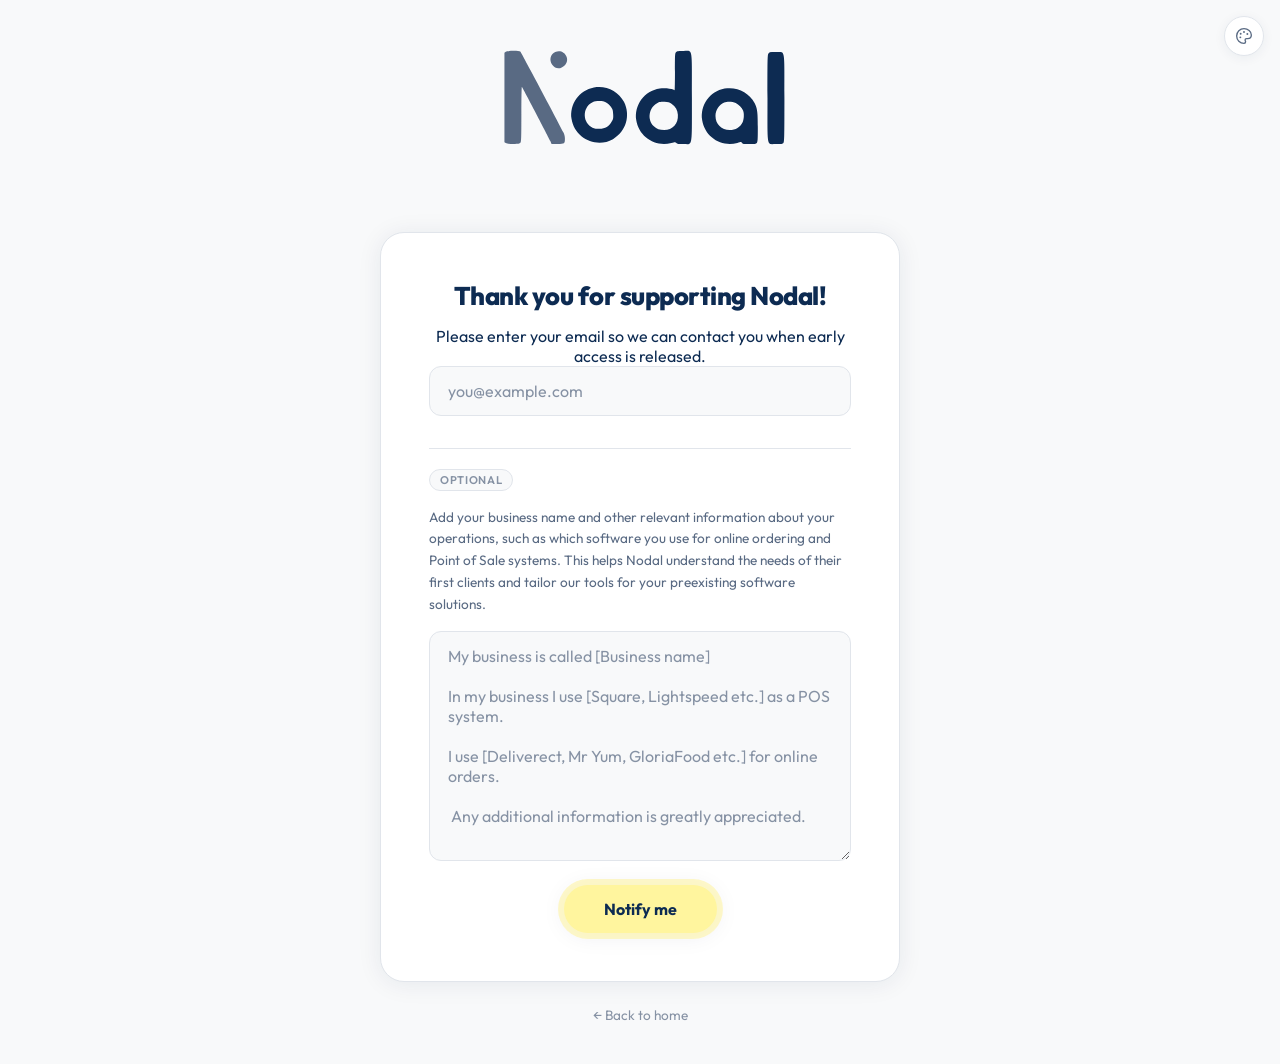
<file: waitlist.html>
<!DOCTYPE html>
<html lang="en">
<head>
  <meta charset="UTF-8" />
  <meta name="viewport" content="width=device-width, initial-scale=1.0" />
  <title>Join the Waitlist for Nodal</title>
  <link rel="icon" href="nodal.ico" type="image/x-icon" />
  <link rel="preconnect" href="https://fonts.googleapis.com" />
  <link rel="preconnect" href="https://fonts.gstatic.com" crossorigin />
  <link href="https://fonts.googleapis.com/css2?family=Outfit:wght@400;500;600;700;800&display=swap" rel="stylesheet" />
  <!-- Brand palette + theme picker, shared with the app. Blocking on purpose:
       it applies a saved theme before the first paint. -->
  <link rel="stylesheet" href="theme.css" />
  <script src="theme.js"></script>
  <style>
    *, *::before, *::after {
      box-sizing: border-box;
      margin: 0;
      padding: 0;
    }

    body {
      font-family: 'Outfit', -apple-system, BlinkMacSystemFont, "Segoe UI", Roboto, Helvetica, Arial, sans-serif;
      background-color: var(--bg);
      color: var(--text);
      min-height: 100vh;
      display: flex;
      flex-direction: column;
      align-items: center;
      justify-content: center;
      padding: 40px 24px;
      -webkit-font-smoothing: antialiased;
    }

    .logo {
      display: block;
      width: 381px;
      max-width: 100%;
      margin-bottom: 48px;
    }

    .card {
      background: var(--panel);
      border: 1px solid var(--border);
      border-radius: 24px;
      padding: 48px;
      box-shadow: var(--shadow-md);
      max-width: 520px;
      width: 100%;
      text-align: center;
    }

    @media (max-width: 560px) {
      .card { padding: 36px 24px; }
    }

    h1 {
      font-size: 1.6rem;
      font-weight: 800;
      letter-spacing: -0.02em;
      color: var(--text);
      margin-bottom: 14px;
      line-height: 1.2;
    }

    .card > p {
      font-size: 0.95rem;
      line-height: 1.7;
      color: var(--muted);
      margin-bottom: 28px;
    }

    /* ── Inputs ── */
    .field {
      display: flex;
      flex-direction: column;
      gap: 12px;
      text-align: left;
    }

    input[type="email"],
    input[type="text"],
    textarea {
      font-family: inherit;
      font-size: 1rem;
      padding: 14px 18px;
      border: 1.5px solid var(--border);
      border-radius: 12px;
      background: var(--bg);
      color: var(--text);
      outline: none;
      width: 100%;
      transition: border-color 0.15s, box-shadow 0.15s;
    }

    textarea {
      resize: vertical;
    }

    input::placeholder,
    textarea::placeholder {
      color: var(--faint);
    }

    input:focus,
    textarea:focus {
      border-color: var(--accent);
      box-shadow: 0 0 0 3px var(--accent-glow);
    }

    /* ── Optional section ── */
    .optional-section {
      margin-top: 20px;
      border-top: 1px solid var(--border);
      padding-top: 20px;
      display: flex;
      flex-direction: column;
      gap: 12px;
    }

    .optional-header {
      display: flex;
      align-items: center;
      gap: 10px;
      margin-bottom: 4px;
    }

    .optional-badge {
      font-size: 0.7rem;
      font-weight: 600;
      text-transform: uppercase;
      letter-spacing: 0.06em;
      color: var(--faint);
      background: var(--bg);
      border: 1px solid var(--border);
      border-radius: 100px;
      padding: 3px 10px;
    }

    .optional-desc {
      font-size: 0.85rem;
      line-height: 1.6;
      color: var(--muted);
      margin-bottom: 4px;
    }

    /* ── Submit ── */
    .submit-row {
      margin-top: 24px;
      text-align: center;
    }

    /* Matches the landing page's CTA and the app's "New chat" button: brand
       yellow behind fixed navy text, unchanged by whichever theme is active. */
    button[type="submit"] {
      font-family: inherit;
      font-size: 1rem;
      font-weight: 700;
      padding: 14px 40px;
      border-radius: 100px;
      border: none;
      cursor: pointer;
      background: var(--brand-accent);
      color: var(--brand-ink);
      box-shadow:
        0 0 0 6px var(--brand-glow),
        var(--shadow-md);
      transition: background 0.15s, box-shadow 0.2s, transform 0.15s;
    }

    button[type="submit"]:hover {
      background: var(--brand-accent-hover);
      box-shadow:
        0 0 0 10px var(--brand-glow),
        var(--shadow-md);
      transform: translateY(-1px);
    }

    button[type="submit"]:disabled {
      opacity: 0.6;
      cursor: not-allowed;
      transform: none;
    }

    .error-msg {
      font-size: 0.85rem;
      color: var(--error);
      margin-top: 8px;
      display: none;
    }

    /* ── Success state ── */
    #success {
      display: none;
      flex-direction: column;
      align-items: center;
      gap: 16px;
    }

    .success-icon {
      width: 56px;
      height: 56px;
      border-radius: 50%;
      background: var(--brand-accent);
      display: flex;
      align-items: center;
      justify-content: center;
    }

    .success-icon svg {
      width: 28px;
      height: 28px;
      color: var(--brand-ink);
    }

    #success h2 {
      font-size: 1.4rem;
      font-weight: 800;
      letter-spacing: -0.02em;
      color: var(--text);
    }

    #success p {
      font-size: 0.95rem;
      line-height: 1.7;
      color: var(--muted);
      margin: 0;
    }

    /* ── Back link ── */
    .back-link {
      margin-top: 24px;
      font-size: 0.85rem;
      color: var(--faint);
      text-decoration: none;
    }

    .back-link:hover {
      color: var(--text);
    }
  </style>
</head>
<body>

  <!-- Wordmark inlined (rather than <img src="nodal.svg">) so it can take
       its ink from the active theme. Paths kept in sync with nodal.svg. -->
  <a href="index.html" class="logo">
    <svg viewBox="0 0 630 238" fill-rule="evenodd" role="img" aria-label="Nodal">
      <g class="wordmark" transform="translate(0,238) scale(0.1,-0.1)">
        <path d="M3740 2180 c-19 -19 -20 -33 -20 -325 0 -168 -3 -305 -6 -305 -3 0
-13 4 -23 10 -40 21 -149 30 -223 19 -254 -39 -427 -274 -388 -526 42 -272
314 -448 580 -375 62 17 66 17 83 0 14 -15 34 -18 117 -18 157 0 140 -91 140
770 0 861 17 770 -140 770 -87 0 -103 -3 -120 -20z m-78 -855 c69 -49 101
-104 106 -181 10 -148 -85 -254 -228 -254 -72 0 -122 19 -169 63 -120 114 -81
323 74 394 19 8 57 12 102 10 61 -2 78 -7 115 -32z"/>
        <path d="M5270 2160 c-20 -20 -20 -33 -20 -740 0 -850 -17 -760 143 -760 88 0
106 3 120 18 16 17 17 83 17 740 0 852 16 762 -140 762 -87 0 -103 -3 -120
-20z"/>
        <path d="M2380 1596 c-244 -46 -408 -279 -370 -523 49 -317 408 -491 685 -333
216 124 295 393 181 617 -90 178 -297 277 -496 239z m201 -249 c25 -14 59 -44
79 -72 31 -43 35 -58 38 -121 4 -64 1 -78 -24 -123 -48 -90 -115 -125 -226
-119 -62 3 -80 8 -118 35 -149 102 -129 338 35 409 17 7 62 13 101 14 55 0 80
-5 115 -23z"/>
        <path d="M4540 1576 c-244 -46 -408 -279 -370 -523 42 -273 315 -449 581 -375
64 18 67 18 78 0 10 -16 25 -18 120 -18 92 0 110 3 124 18 15 16 17 49 17 258
0 257 -7 309 -54 402 -90 177 -297 276 -496 238z m185 -237 c50 -24 100 -76
121 -125 20 -47 17 -141 -5 -189 -39 -84 -120 -135 -216 -135 -135 0 -234 98
-235 233 0 96 57 185 144 223 48 21 139 17 191 -7z"/>
      </g>
      <g class="nodemark" transform="translate(0,238) scale(0.1,-0.1)">
        <path d="M922 2184 l-22 -15 0 -739 0 -739 22 -15 c17 -12 48 -16 124 -16 86
0 103 3 118 19 15 16 16 61 16 477 0 252 4 454 8 449 13 -15 448 -844 471
-897 l20 -48 100 0 c116 0 121 4 121 90 0 35 -8 67 -26 103 -118 234 -700
1325 -712 1335 -24 19 -211 16 -240 -4z"/>
        <path d="M1740 2181 c-81 -38 -104 -135 -50 -209 54 -76 140 -79 209 -8 105
108 -22 282 -159 217z"/>
      </g>
    </svg>
  </a>

  <div class="card">

    <!-- Form -->
    <div id="form-container">
      <h1>Thank you for supporting Nodal!</h1>
      <p>Please enter your email so we can contact you when early access is released.</p>

      <form id="waitlist-form" novalidate>
        <div class="field">
          <input
            type="email"
            name="email"
            placeholder="you@example.com"
            required
            autocomplete="email"
          />

          <div class="optional-section">
            <div class="optional-header">
              <span class="optional-badge">Optional</span>
            </div>
            <p class="optional-desc">
              Add your business name and other relevant information about your operations,
              such as which software you use for online ordering and Point of Sale systems.
              This helps Nodal understand the needs of their first clients and tailor our
              tools for your preexisting software solutions.
            </p>
            <textarea
              id="business-info"
              name="business_info"
              rows="10"
            ></textarea>
          </div>
        </div>

        <div class="submit-row">
          <button type="submit">Notify me</button>
          <p class="error-msg" id="error-msg">Something went wrong. Please try again.</p>
        </div>
      </form>
    </div>

    <!-- Success message (shown after submit) -->
    <div id="success">
      <div class="success-icon">
        <svg viewBox="0 0 28 28" fill="none"><path d="M5 14l6 6L23 8" stroke="currentColor" stroke-width="2.5" stroke-linecap="round" stroke-linejoin="round"/></svg>
      </div>
      <h2>You're on the list!</h2>
      <p>We'll be in touch when early access is ready.</p>
    </div>

  </div>

  <a href="index.html" class="back-link">← Back to home</a>

  <script>
    document.getElementById('business-info').placeholder =
      "My business is called [Business name]\n\nIn my business I use [Square, Lightspeed etc.] as a POS system.\n\nI use [Deliverect, Mr Yum, GloriaFood etc.] for online orders. \n\n Any additional information is greatly appreciated.";

    const form = document.getElementById('waitlist-form');
    const formContainer = document.getElementById('form-container');
    const success = document.getElementById('success');
    const errorMsg = document.getElementById('error-msg');

    form.addEventListener('submit', async function (e) {
      e.preventDefault();
      const btn = form.querySelector('button[type="submit"]');
      btn.disabled = true;
      btn.textContent = 'Submitting…';
      errorMsg.style.display = 'none';

      try {
        const data = new FormData(form);
        const res = await fetch('https://formspree.io/f/mwvdpoey', {
          method: 'POST',
          body: data,
          headers: { Accept: 'application/json' }
        });

        if (res.ok) {
          formContainer.style.display = 'none';
          success.style.display = 'flex';
        } else {
          throw new Error();
        }
      } catch {
        btn.disabled = false;
        btn.textContent = 'Notify me';
        errorMsg.style.display = 'block';
      }
    });
  </script>

</body>
</html>
</file>
<file: theme.css>
/* ---------------------------------------------------------------------------
   Nodal brand tokens + the theme picker, shared by every page on the site.

   The palette, the token names and the preset list are deliberately the same
   as the app's (bot_pipeline/public/index.html) so the site and the product
   read as one thing: deep navy ink, near-white surfaces, one pale-yellow
   accent. theme.js maps a chosen 5-colour ramp onto these same variables as
   inline overrides on <html>, so anything written in terms of them themes for
   free - avoid hard-coded hex in the page stylesheets.
   --------------------------------------------------------------------------- */

:root {
  color-scheme: light dark;

  /* Ramp-driven tokens: theme.js overrides exactly these (see THEME_VARS). */
  --bg: #F8F9FA;
  --panel: #FFFFFF;
  --text: #0D2B52;
  --muted: #596A83;
  --accent: #0D2B52;
  --accent-hover: #1A3D6E;
  --on-accent: #FFFFFF;
  --border: #E1E5EB;

  /* Fixed across every theme, exactly as in the app: the pale yellow is what
     still reads as "Nodal" whichever ramp is active, and error red is a
     semantic rather than a stylistic choice. */
  --brand-accent: #FFF59E;
  --brand-accent-hover: #F7E97D;
  --brand-ink: #0D2B52; /* text on the yellow - holds ~13:1, unlike white */
  --error: #DE5454;

  --shadow-sm: 0 2px 12px rgba(13, 43, 82, 0.06);
  --shadow-md: 0 2px 24px rgba(13, 43, 82, 0.08);

  /* Derived. Declared once here and computed at use time, so they follow both
     the dark-scheme block below and any inline ramp override. The flat value
     on each first line is the fallback for browsers without color-mix(), which
     drop the second declaration as unparseable. */
  --faint: #8494AB;
  --faint: color-mix(in srgb, var(--muted) 72%, var(--bg));
  --hover: #F4F6F8;
  --hover: color-mix(in srgb, var(--muted) 10%, var(--panel));
  --accent-glow: rgba(13, 43, 82, 0.18);
  --accent-glow: color-mix(in srgb, var(--accent) 18%, transparent);
  --brand-glow: rgba(255, 245, 158, 0.55);
  --brand-glow: color-mix(in srgb, var(--brand-accent) 55%, transparent);
}

@media (prefers-color-scheme: dark) {
  :root {
    --bg: #0A1830;
    --panel: #0D2B52;
    --text: #F8F9FA;
    --muted: #9AAAC2;
    --accent: #2E5C94;
    --accent-hover: #3A70B0;
    --on-accent: #FFFFFF;
    --border: #1E3A5F;
    --shadow-sm: 0 2px 12px rgba(0, 0, 0, 0.35);
    --shadow-md: 0 2px 24px rgba(0, 0, 0, 0.45);
    /* Re-stated (not just the flat fallbacks) so the derived tokens keep
       following --muted/--accent here too - a later flat declaration would
       otherwise win over the color-mix() ones above and freeze them. */
    --faint: #7A8AA3;
    --faint: color-mix(in srgb, var(--muted) 72%, var(--bg));
    --hover: #17335A;
    --hover: color-mix(in srgb, var(--muted) 10%, var(--panel));
    --accent-glow: rgba(46, 92, 148, 0.28);
    --accent-glow: color-mix(in srgb, var(--accent) 18%, transparent);
  }
}

/* The wordmark is inlined in each page so it can take its colour from the
   theme (an <img> can't see these variables). Kept in sync with nodal.svg.
   Each page sets .logo's width; the viewBox keeps the height in proportion,
   including when a narrow screen caps the width. */
.logo svg {
  display: block;
  width: 100%;
  height: auto;
}
.logo .wordmark { fill: var(--text); }
.logo .nodemark { fill: var(--muted); }

/* ── Theme picker ─────────────────────────────────────────────────────────
   Injected into every page by theme.js, so it needs no page markup. Fixed to
   the top-right corner and prefixed to stay clear of page styles. */

.nodal-theme {
  position: fixed;
  top: 16px;
  right: 16px;
  z-index: 100;
  font-family: inherit;
  display: flex;
  flex-direction: column;
  align-items: flex-end;
  gap: 8px;
}

.nodal-theme-launcher {
  display: flex;
  align-items: center;
  justify-content: center;
  width: 40px;
  height: 40px;
  border-radius: 50%;
  background: var(--panel);
  border: 1px solid var(--border);
  color: var(--muted);
  box-shadow: var(--shadow-sm);
  cursor: pointer;
  transition: color 0.15s, border-color 0.15s;
}

.nodal-theme-launcher:hover,
.nodal-theme-launcher[aria-expanded="true"] {
  color: var(--text);
  border-color: var(--muted);
}

.nodal-theme-launcher svg {
  width: 20px;
  height: 20px;
}

.nodal-theme-panel {
  width: 268px;
  max-height: min(70vh, 560px);
  overflow-y: auto;
  padding: 16px;
  background: var(--panel);
  border: 1px solid var(--border);
  border-radius: 16px;
  box-shadow: var(--shadow-md);
}

.nodal-theme-panel[hidden] { display: none; }

.nodal-theme-title {
  font-size: 0.7rem;
  font-weight: 700;
  text-transform: uppercase;
  letter-spacing: 0.08em;
  color: var(--faint);
  margin-bottom: 10px;
}

.nodal-theme-presets {
  display: flex;
  flex-direction: column;
  gap: 8px;
}

.nodal-theme-preset {
  display: flex;
  align-items: center;
  gap: 8px;
  width: 100%;
  padding: 8px 12px;
  border: 2px solid var(--border);
  border-radius: 10px;
  background: var(--bg);
  color: var(--text);
  font-family: inherit;
  cursor: pointer;
}

.nodal-theme-preset:hover { border-color: var(--muted); }

.nodal-theme-preset.selected {
  border-color: var(--accent);
  box-shadow: inset 0 -3px 0 var(--brand-accent);
}

.nodal-theme-swatch {
  width: 1.15rem;
  height: 1.15rem;
  border-radius: 50%;
  flex-shrink: 0;
  border: 1px solid rgba(0, 0, 0, 0.15);
}

.nodal-theme-preset-label {
  margin-left: auto;
  font-size: 0.8rem;
  font-weight: 600;
  white-space: nowrap;
}

.nodal-theme-note {
  margin-top: 14px;
  padding-top: 12px;
  border-top: 1px solid var(--border);
  font-size: 0.7rem;
  line-height: 1.5;
  color: var(--faint);
}

@media (max-width: 640px) {
  .nodal-theme { top: 10px; right: 10px; }
  .nodal-theme-panel { width: min(268px, calc(100vw - 20px)); }
}

@media print {
  .nodal-theme { display: none !important; }
}
</file>
